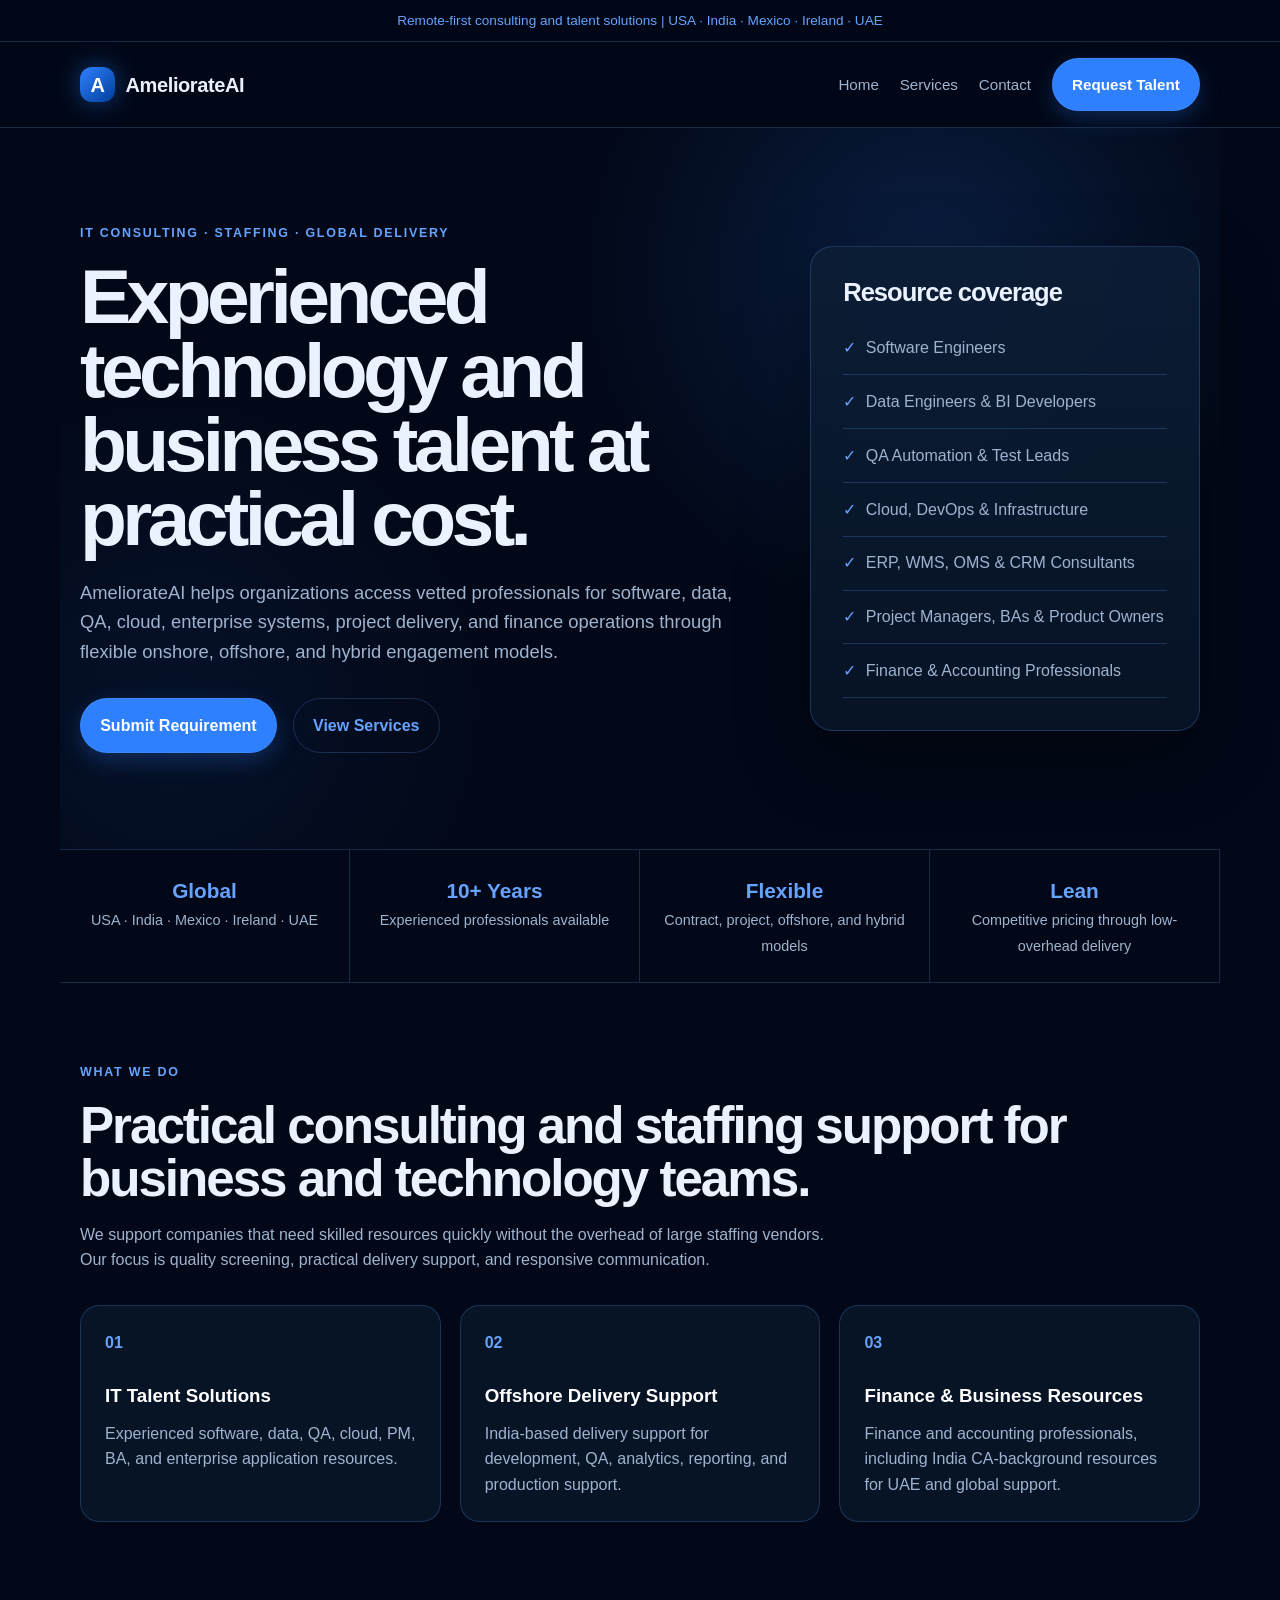
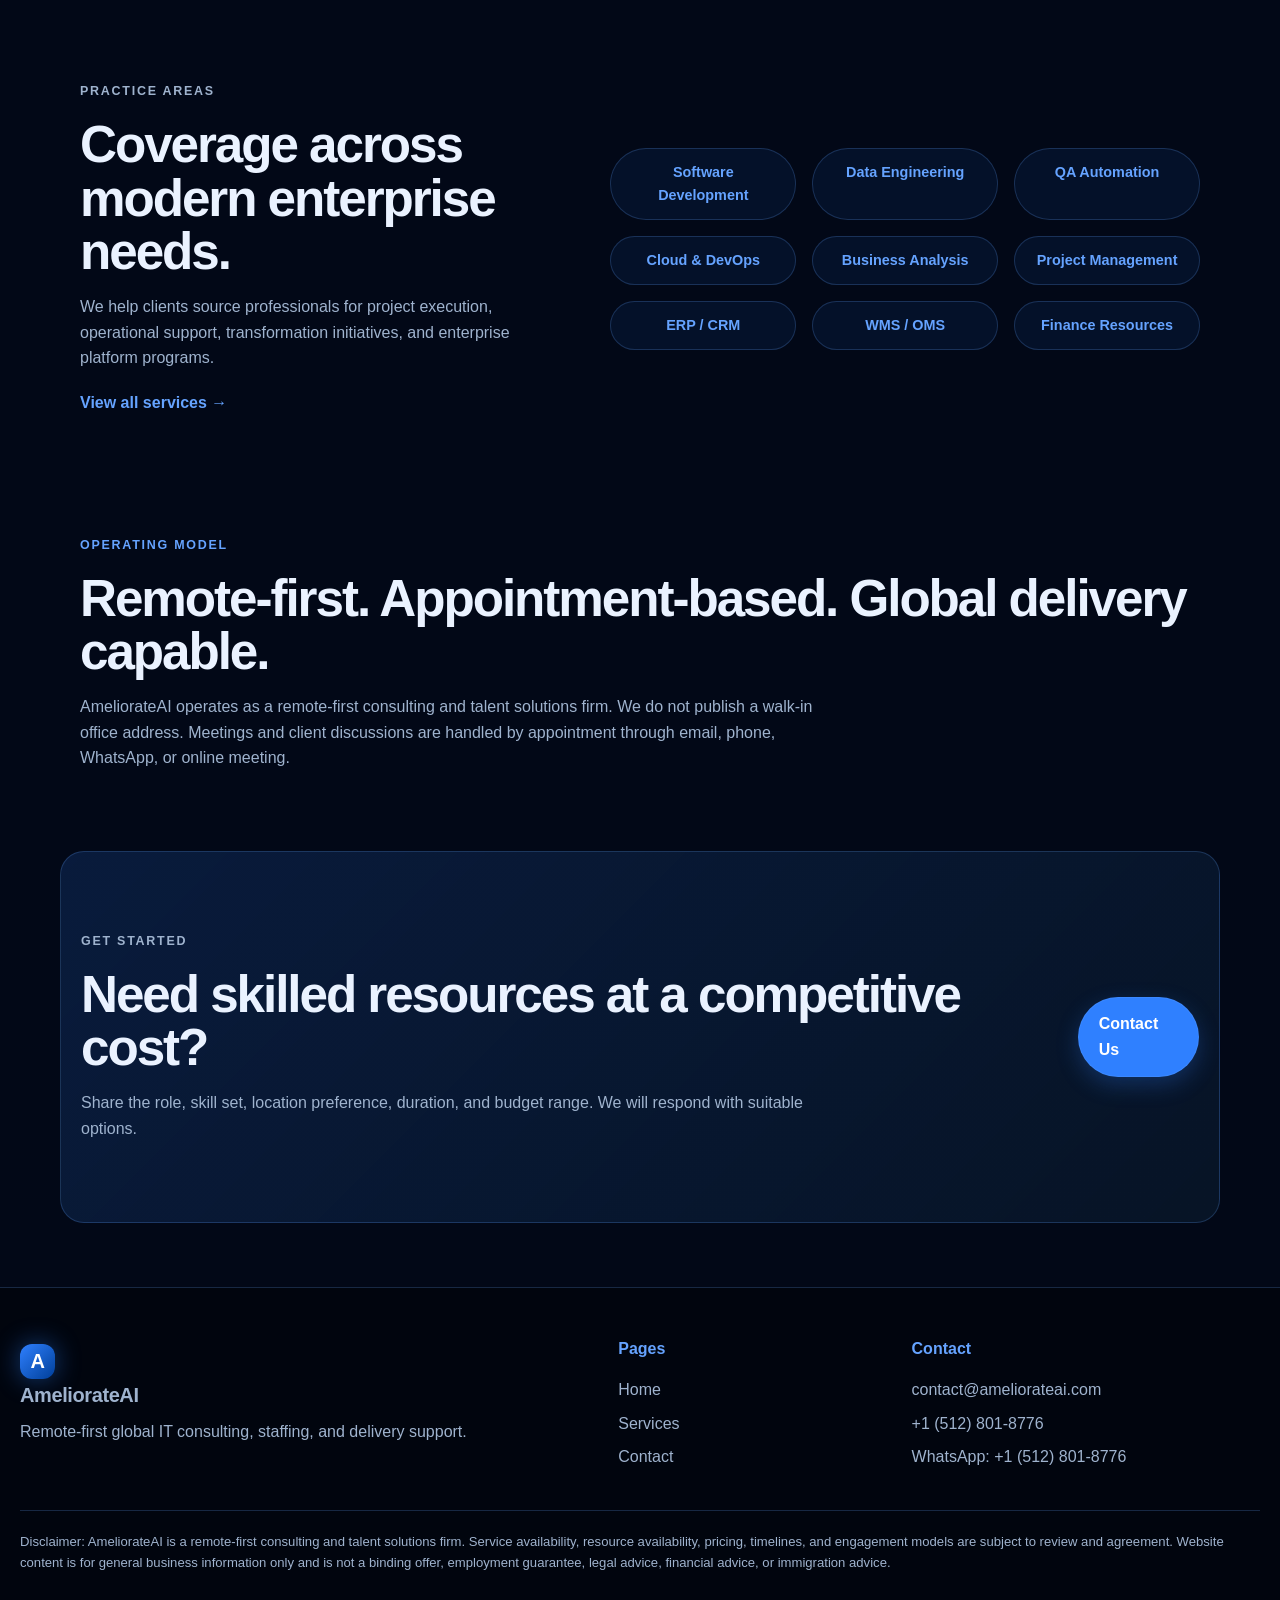
<file: index.html>
<!DOCTYPE html>
<html lang="en">
<head>
  <meta charset="UTF-8" />
  <meta name="viewport" content="width=device-width, initial-scale=1.0" />
  <meta name="description" content="AmeliorateAI is a remote-first consulting and talent solutions firm providing IT, data, QA, cloud, enterprise application, project management, and finance resources across global delivery locations." />
  <title>AmeliorateAI | Global IT Consulting & Talent Solutions</title>
  <link rel="stylesheet" href="styles.css" />
</head>
<body>
  <header class="site-header">
    <div class="top-bar">Remote-first consulting and talent solutions | USA · India · Mexico · Ireland · UAE</div>
    <nav class="navbar">
      <a class="logo" href="index.html"><span class="logo-mark">A</span><span>AmeliorateAI</span></a>
      <button class="menu-toggle" id="menuToggle" aria-label="Open menu">☰</button>
      <div class="nav-links" id="navLinks">
        <a href="index.html">Home</a>
        <a href="services.html">Services</a>
        <a href="contact.html">Contact</a>
        <a class="nav-button" href="contact.html">Request Talent</a>
      </div>
    </nav>
  </header>

  <main>
    <section class="hero">
      <div class="hero-content">
        <p class="eyebrow">IT Consulting · Staffing · Global Delivery</p>
        <h1>Experienced technology and business talent at practical cost.</h1>
        <p class="hero-text">
          AmeliorateAI helps organizations access vetted professionals for software, data, QA,
          cloud, enterprise systems, project delivery, and finance operations through flexible
          onshore, offshore, and hybrid engagement models.
        </p>
        <div class="hero-actions">
          <a class="primary-button" href="contact.html">Submit Requirement</a>
          <a class="secondary-button" href="services.html">View Services</a>
        </div>
      </div>

      <aside class="hero-card">
        <h2>Resource coverage</h2>
        <ul>
          <li>Software Engineers</li>
          <li>Data Engineers & BI Developers</li>
          <li>QA Automation & Test Leads</li>
          <li>Cloud, DevOps & Infrastructure</li>
          <li>ERP, WMS, OMS & CRM Consultants</li>
          <li>Project Managers, BAs & Product Owners</li>
          <li>Finance & Accounting Professionals</li>
        </ul>
      </aside>
    </section>

    <section class="metrics">
      <div><strong>Global</strong><span>USA · India · Mexico · Ireland · UAE</span></div>
      <div><strong>10+ Years</strong><span>Experienced professionals available</span></div>
      <div><strong>Flexible</strong><span>Contract, project, offshore, and hybrid models</span></div>
      <div><strong>Lean</strong><span>Competitive pricing through low-overhead delivery</span></div>
    </section>

    <section class="section">
      <p class="section-label">What We Do</p>
      <h2>Practical consulting and staffing support for business and technology teams.</h2>
      <p class="section-intro">
        We support companies that need skilled resources quickly without the overhead of large staffing vendors.
        Our focus is quality screening, practical delivery support, and responsive communication.
      </p>

      <div class="cards">
        <article class="card"><span class="card-icon">01</span><h3>IT Talent Solutions</h3><p>Experienced software, data, QA, cloud, PM, BA, and enterprise application resources.</p></article>
        <article class="card"><span class="card-icon">02</span><h3>Offshore Delivery Support</h3><p>India-based delivery support for development, QA, analytics, reporting, and production support.</p></article>
        <article class="card"><span class="card-icon">03</span><h3>Finance & Business Resources</h3><p>Finance and accounting professionals, including India CA-background resources for UAE and global support.</p></article>
      </div>
    </section>

    <section class="split-section">
      <div>
        <p class="section-label">Practice Areas</p>
        <h2>Coverage across modern enterprise needs.</h2>
        <p>
          We help clients source professionals for project execution, operational support,
          transformation initiatives, and enterprise platform programs.
        </p>
        <a class="text-link" href="services.html">View all services →</a>
      </div>
      <div class="practice-grid">
        <span>Software Development</span><span>Data Engineering</span><span>QA Automation</span>
        <span>Cloud & DevOps</span><span>Business Analysis</span><span>Project Management</span>
        <span>ERP / CRM</span><span>WMS / OMS</span><span>Finance Resources</span>
      </div>
    </section>

    <section class="section compact-section">
      <p class="section-label">Operating Model</p>
      <h2>Remote-first. Appointment-based. Global delivery capable.</h2>
      <p class="section-intro">
        AmeliorateAI operates as a remote-first consulting and talent solutions firm. We do not publish a walk-in
        office address. Meetings and client discussions are handled by appointment through email, phone, WhatsApp,
        or online meeting.
      </p>
    </section>

    <section class="cta">
      <div>
        <p class="section-label">Get Started</p>
        <h2>Need skilled resources at a competitive cost?</h2>
        <p>Share the role, skill set, location preference, duration, and budget range. We will respond with suitable options.</p>
      </div>
      <a class="primary-button" href="contact.html">Contact Us</a>
    </section>
  </main>

  <footer class="site-footer">
    <div><a class="logo footer-logo" href="index.html"><span class="logo-mark">A</span><span>AmeliorateAI</span></a><p>Remote-first global IT consulting, staffing, and delivery support.</p></div>
    <div><h4>Pages</h4><a href="index.html">Home</a><a href="services.html">Services</a><a href="contact.html">Contact</a></div>
    <div><h4>Contact</h4><a href="mailto:contact@ameliorateai.com">contact@ameliorateai.com</a><a href="tel:+15128018776">+1 (512) 801-8776</a><a href="https://wa.me/15128018776" target="_blank" rel="noopener">WhatsApp: +1 (512) 801-8776</a></div>
    <div class="footer-disclaimer"><p>Disclaimer: AmeliorateAI is a remote-first consulting and talent solutions firm. Service availability, resource availability, pricing, timelines, and engagement models are subject to review and agreement. Website content is for general business information only and is not a binding offer, employment guarantee, legal advice, financial advice, or immigration advice.</p></div>
  </footer>
  <script src="script.js"></script>
</body>
</html>
</file>
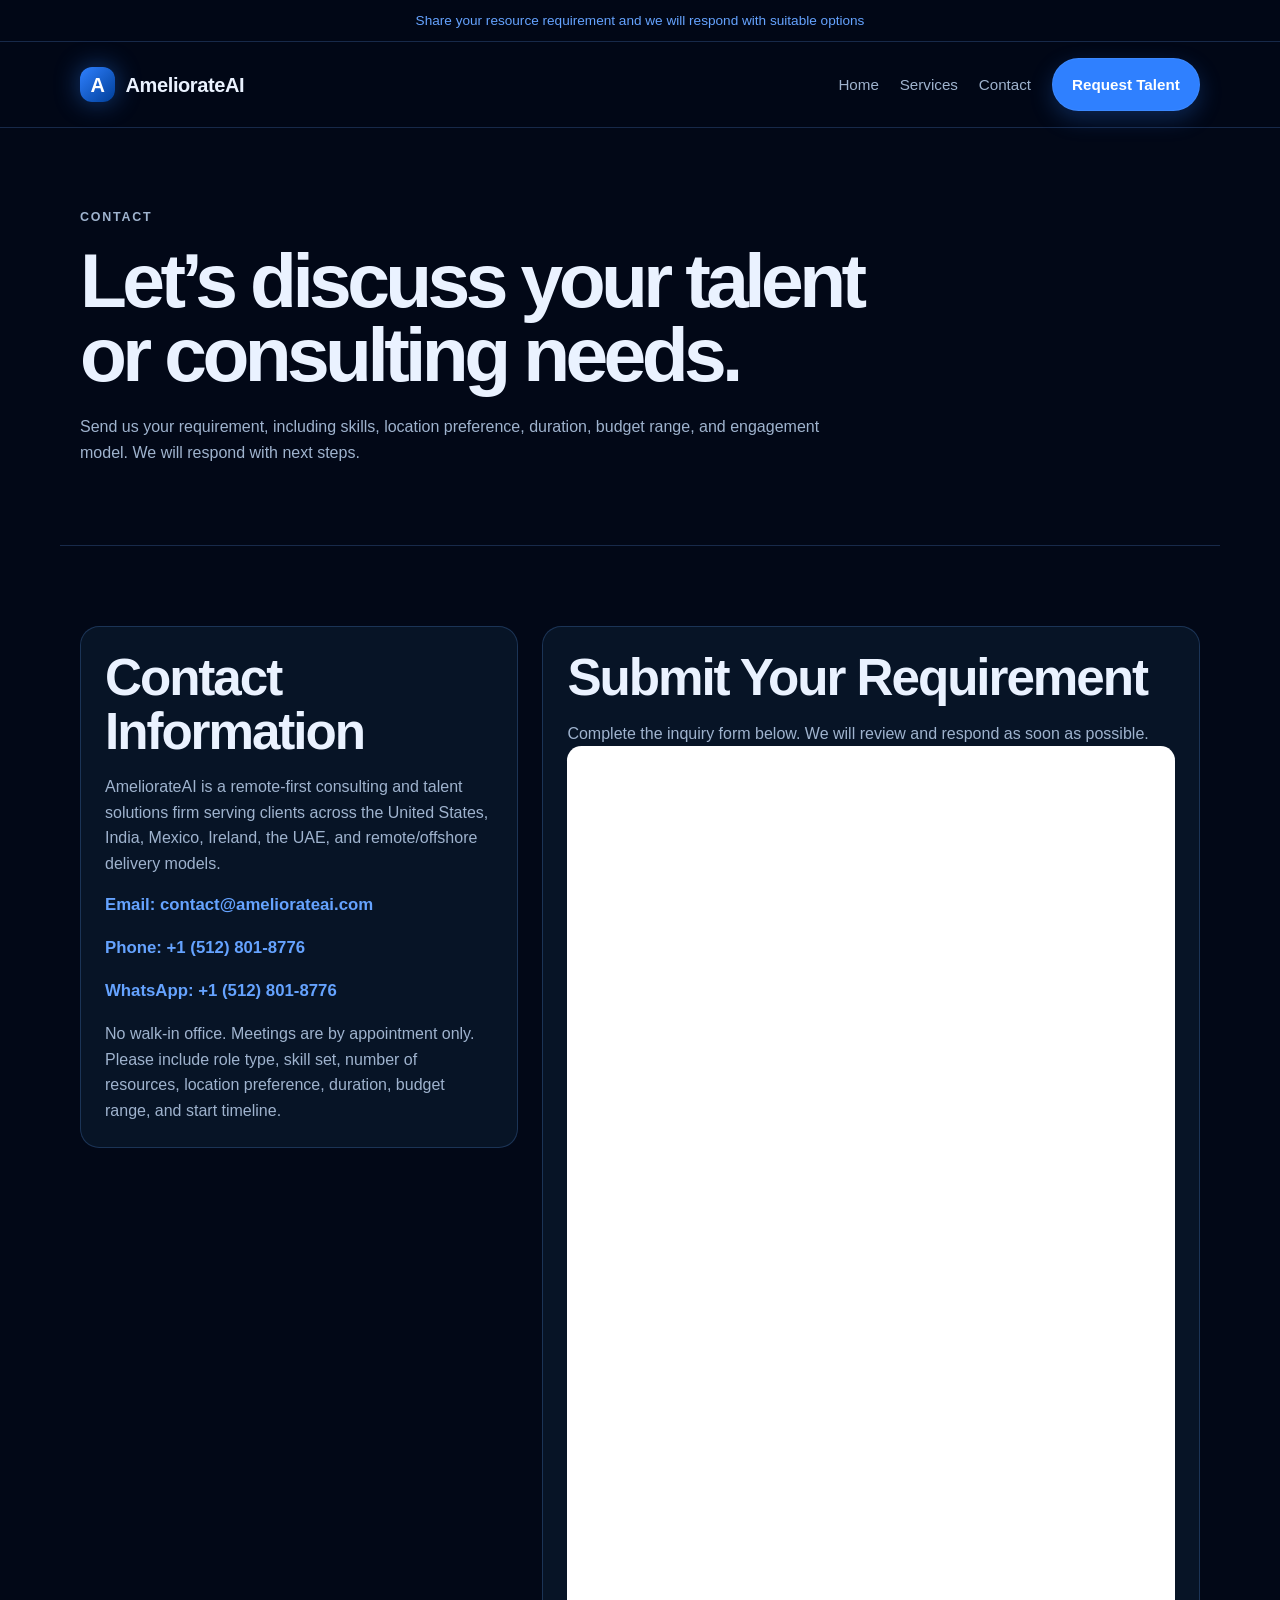
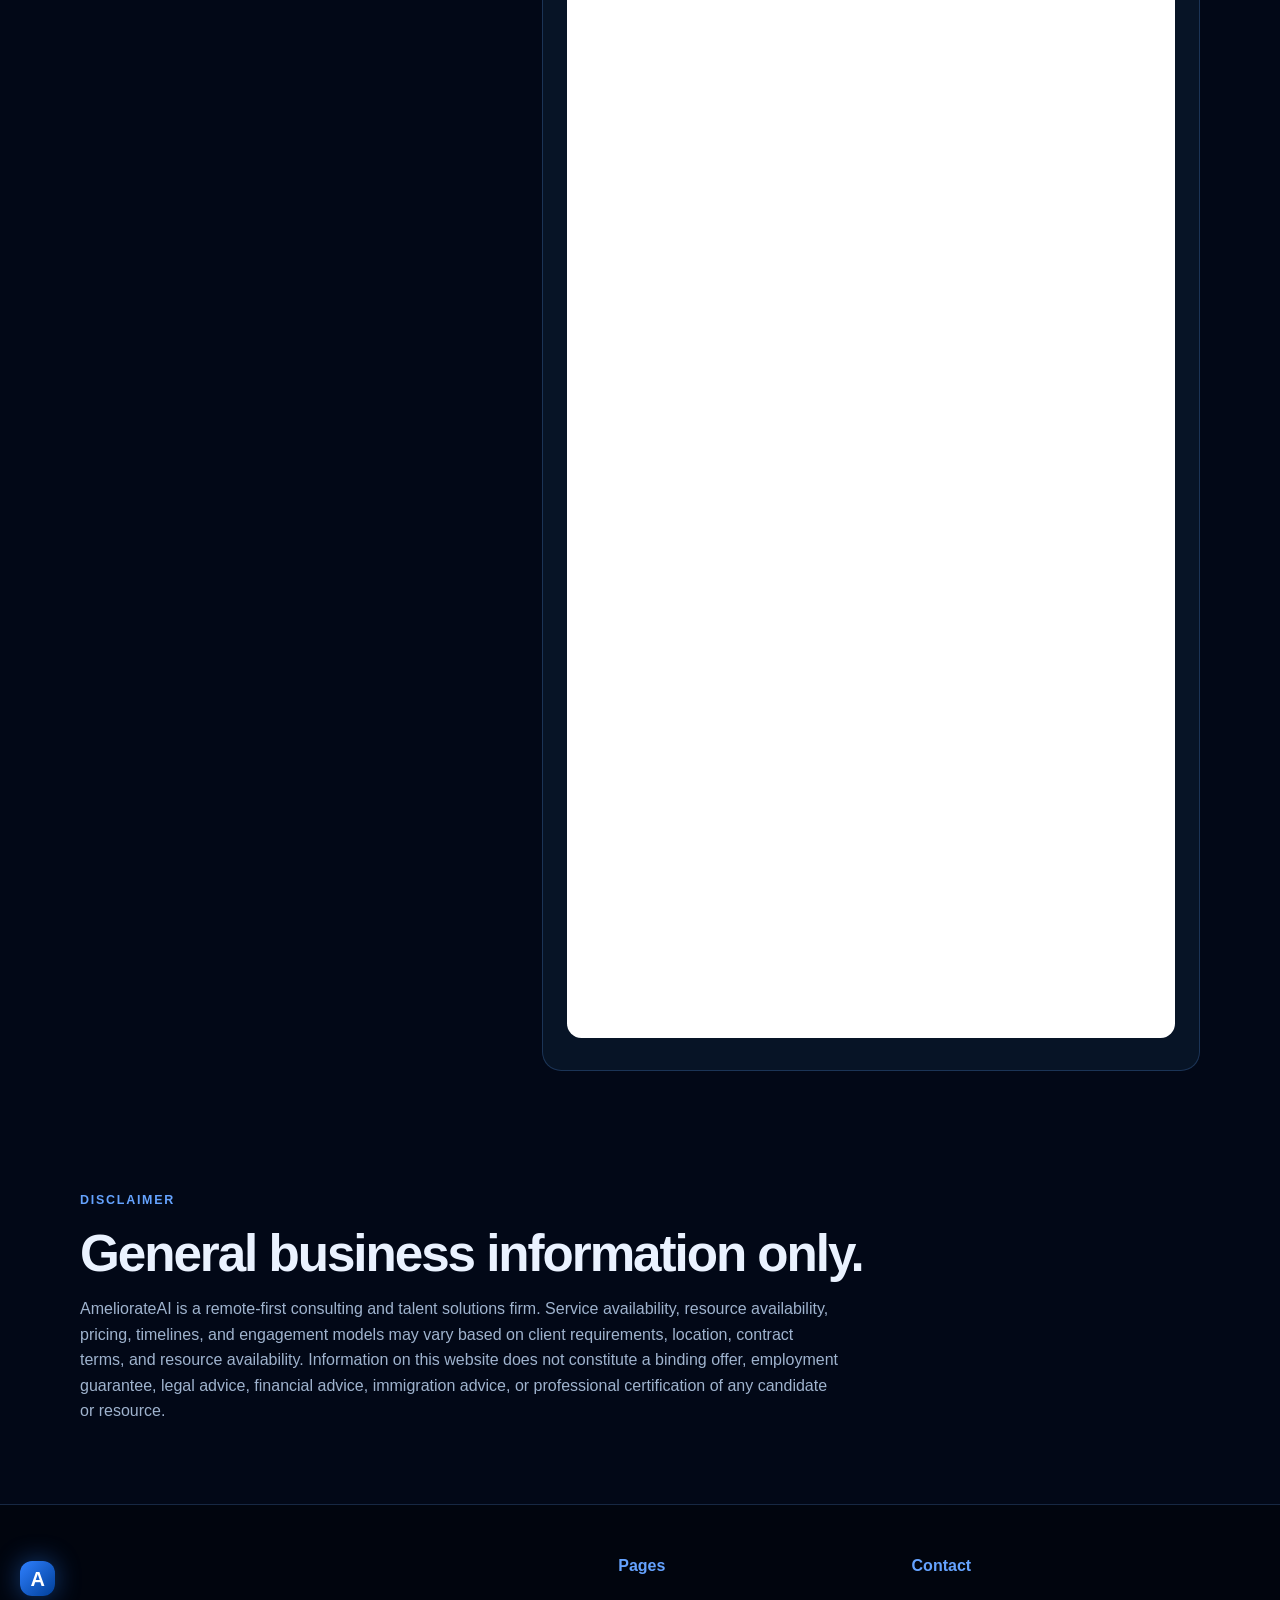
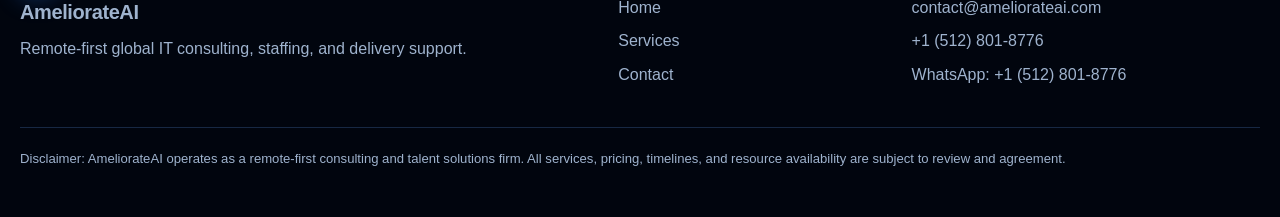
<file: contact.html>
<!DOCTYPE html>
<html lang="en">
<head>
  <meta charset="UTF-8" />
  <meta name="viewport" content="width=device-width, initial-scale=1.0" />
  <meta name="description" content="Contact AmeliorateAI for IT consulting, staffing, offshore delivery, data, QA, software, cloud, enterprise systems, and finance resource needs." />
  <title>Contact | AmeliorateAI</title>
  <link rel="stylesheet" href="styles.css" />
</head>
<body>
  <header class="site-header">
    <div class="top-bar">Share your resource requirement and we will respond with suitable options</div>
    <nav class="navbar">
      <a class="logo" href="index.html"><span class="logo-mark">A</span><span>AmeliorateAI</span></a>
      <button class="menu-toggle" id="menuToggle" aria-label="Open menu">☰</button>
      <div class="nav-links" id="navLinks">
        <a href="index.html">Home</a><a href="services.html">Services</a><a href="contact.html">Contact</a><a class="nav-button" href="contact.html">Request Talent</a>
      </div>
    </nav>
  </header>

  <main>
    <section class="page-hero">
      <p class="eyebrow">Contact</p>
      <h1>Let’s discuss your talent or consulting needs.</h1>
      <p>Send us your requirement, including skills, location preference, duration, budget range, and engagement model. We will respond with next steps.</p>
    </section>

    <section class="contact-section">
      <div class="contact-card">
        <h2>Contact Information</h2>
        <p>AmeliorateAI is a remote-first consulting and talent solutions firm serving clients across the United States, India, Mexico, Ireland, the UAE, and remote/offshore delivery models.</p>
        <a class="contact-link" href="mailto:contact@ameliorateai.com">Email: contact@ameliorateai.com</a>
        <a class="contact-link" href="tel:+15128018776">Phone: +1 (512) 801-8776</a>
        <a class="contact-link" href="https://wa.me/15128018776" target="_blank" rel="noopener">WhatsApp: +1 (512) 801-8776</a>
        <p class="small-note">No walk-in office. Meetings are by appointment only.</p>
        <p class="small-note">Please include role type, skill set, number of resources, location preference, duration, budget range, and start timeline.</p>
      </div>

      <div class="contact-form">
        <h2>Submit Your Requirement</h2>
        <p class="small-note">Complete the inquiry form below. We will review and respond as soon as possible.</p>
        <iframe
          src="https://docs.google.com/forms/d/e/1FAIpQLScGH7NGQpwtZcd7kgpcdGV7c9baAYMWZRlF-bjn0ftXaFf2qA/viewform?embedded=true"
          width="100%"
          height="1892"
          frameborder="0"
          marginheight="0"
          marginwidth="0">
          Loading…
        </iframe>
      </div>
    </section>

    <section class="section compact-section">
      <p class="section-label">Disclaimer</p>
      <h2>General business information only.</h2>
      <p class="section-intro">
        AmeliorateAI is a remote-first consulting and talent solutions firm. Service availability, resource availability,
        pricing, timelines, and engagement models may vary based on client requirements, location, contract terms,
        and resource availability. Information on this website does not constitute a binding offer, employment guarantee,
        legal advice, financial advice, immigration advice, or professional certification of any candidate or resource.
      </p>
    </section>
  </main>

  <footer class="site-footer">
    <div><a class="logo footer-logo" href="index.html"><span class="logo-mark">A</span><span>AmeliorateAI</span></a><p>Remote-first global IT consulting, staffing, and delivery support.</p></div>
    <div><h4>Pages</h4><a href="index.html">Home</a><a href="services.html">Services</a><a href="contact.html">Contact</a></div>
    <div><h4>Contact</h4><a href="mailto:contact@ameliorateai.com">contact@ameliorateai.com</a><a href="tel:+15128018776">+1 (512) 801-8776</a><a href="https://wa.me/15128018776" target="_blank" rel="noopener">WhatsApp: +1 (512) 801-8776</a></div>
    <div class="footer-disclaimer"><p>Disclaimer: AmeliorateAI operates as a remote-first consulting and talent solutions firm. All services, pricing, timelines, and resource availability are subject to review and agreement.</p></div>
  </footer>
  <script src="script.js"></script>
</body>
</html>
</file>
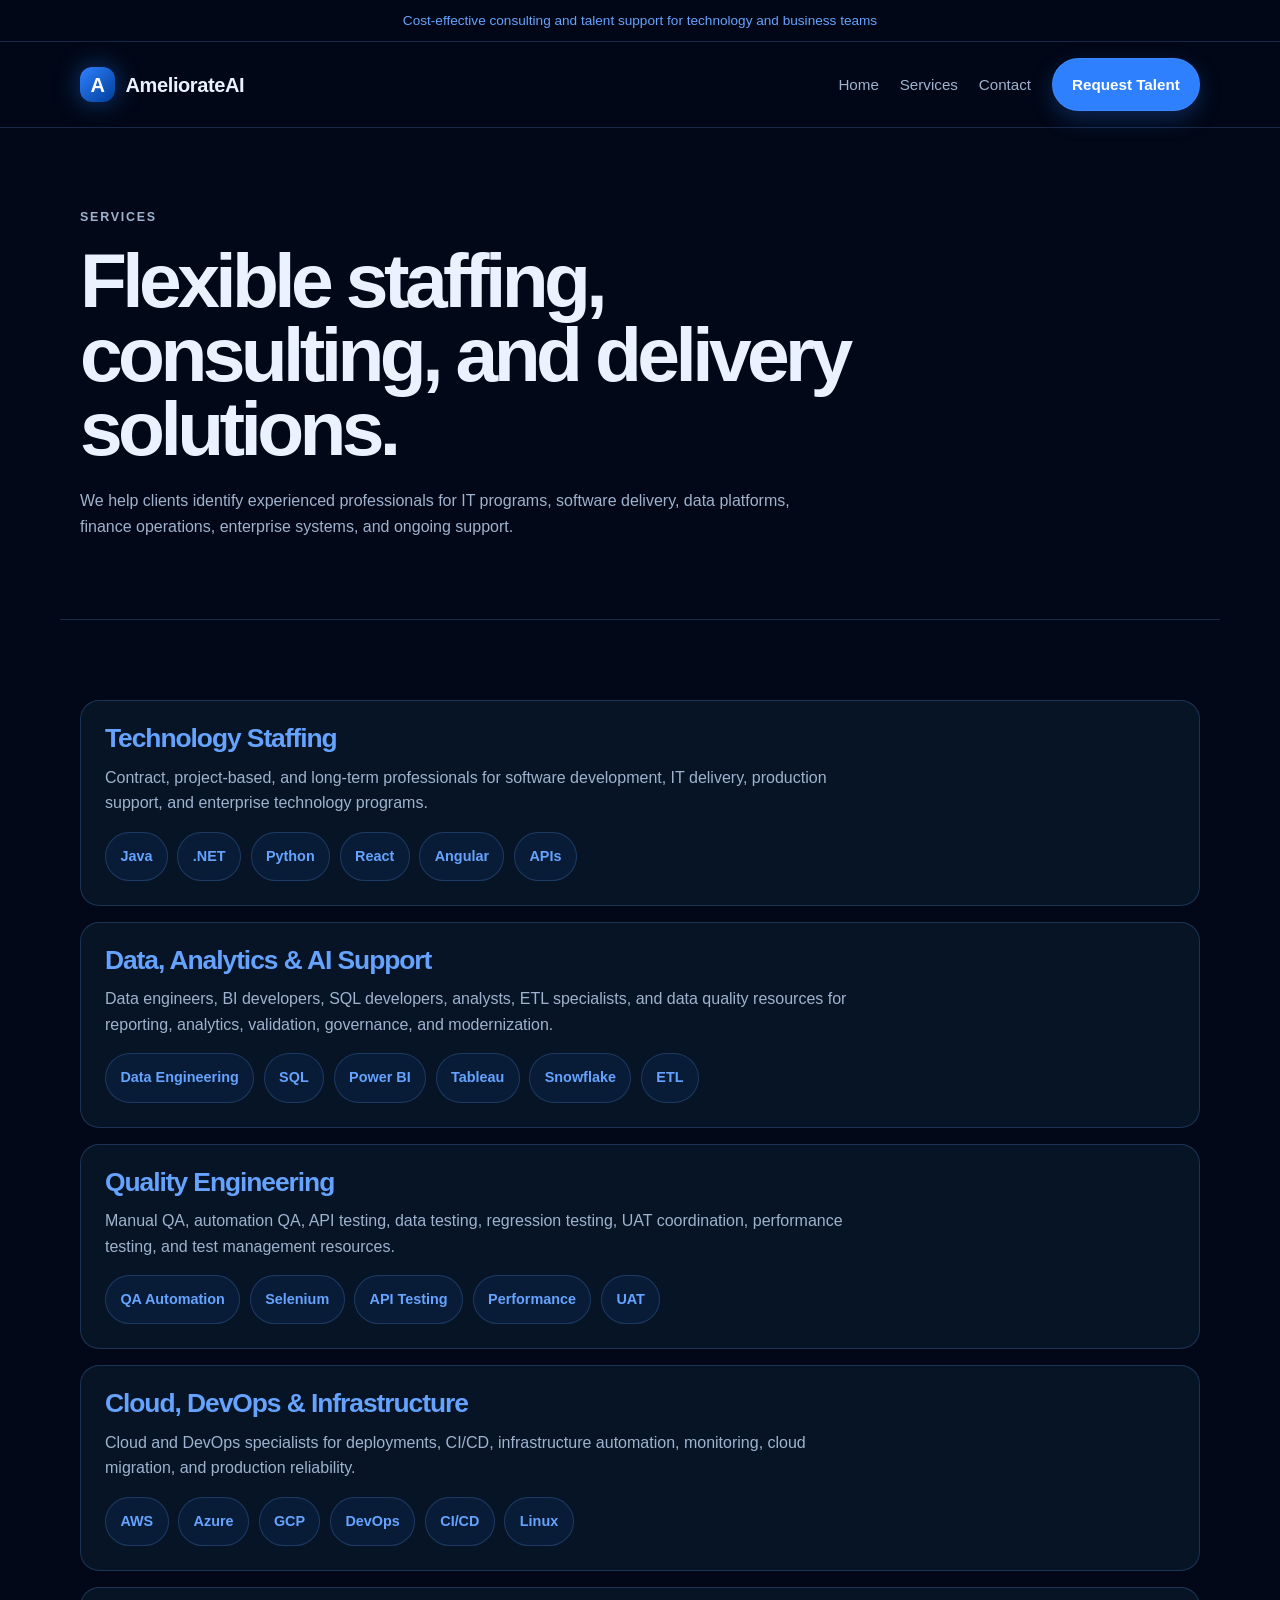
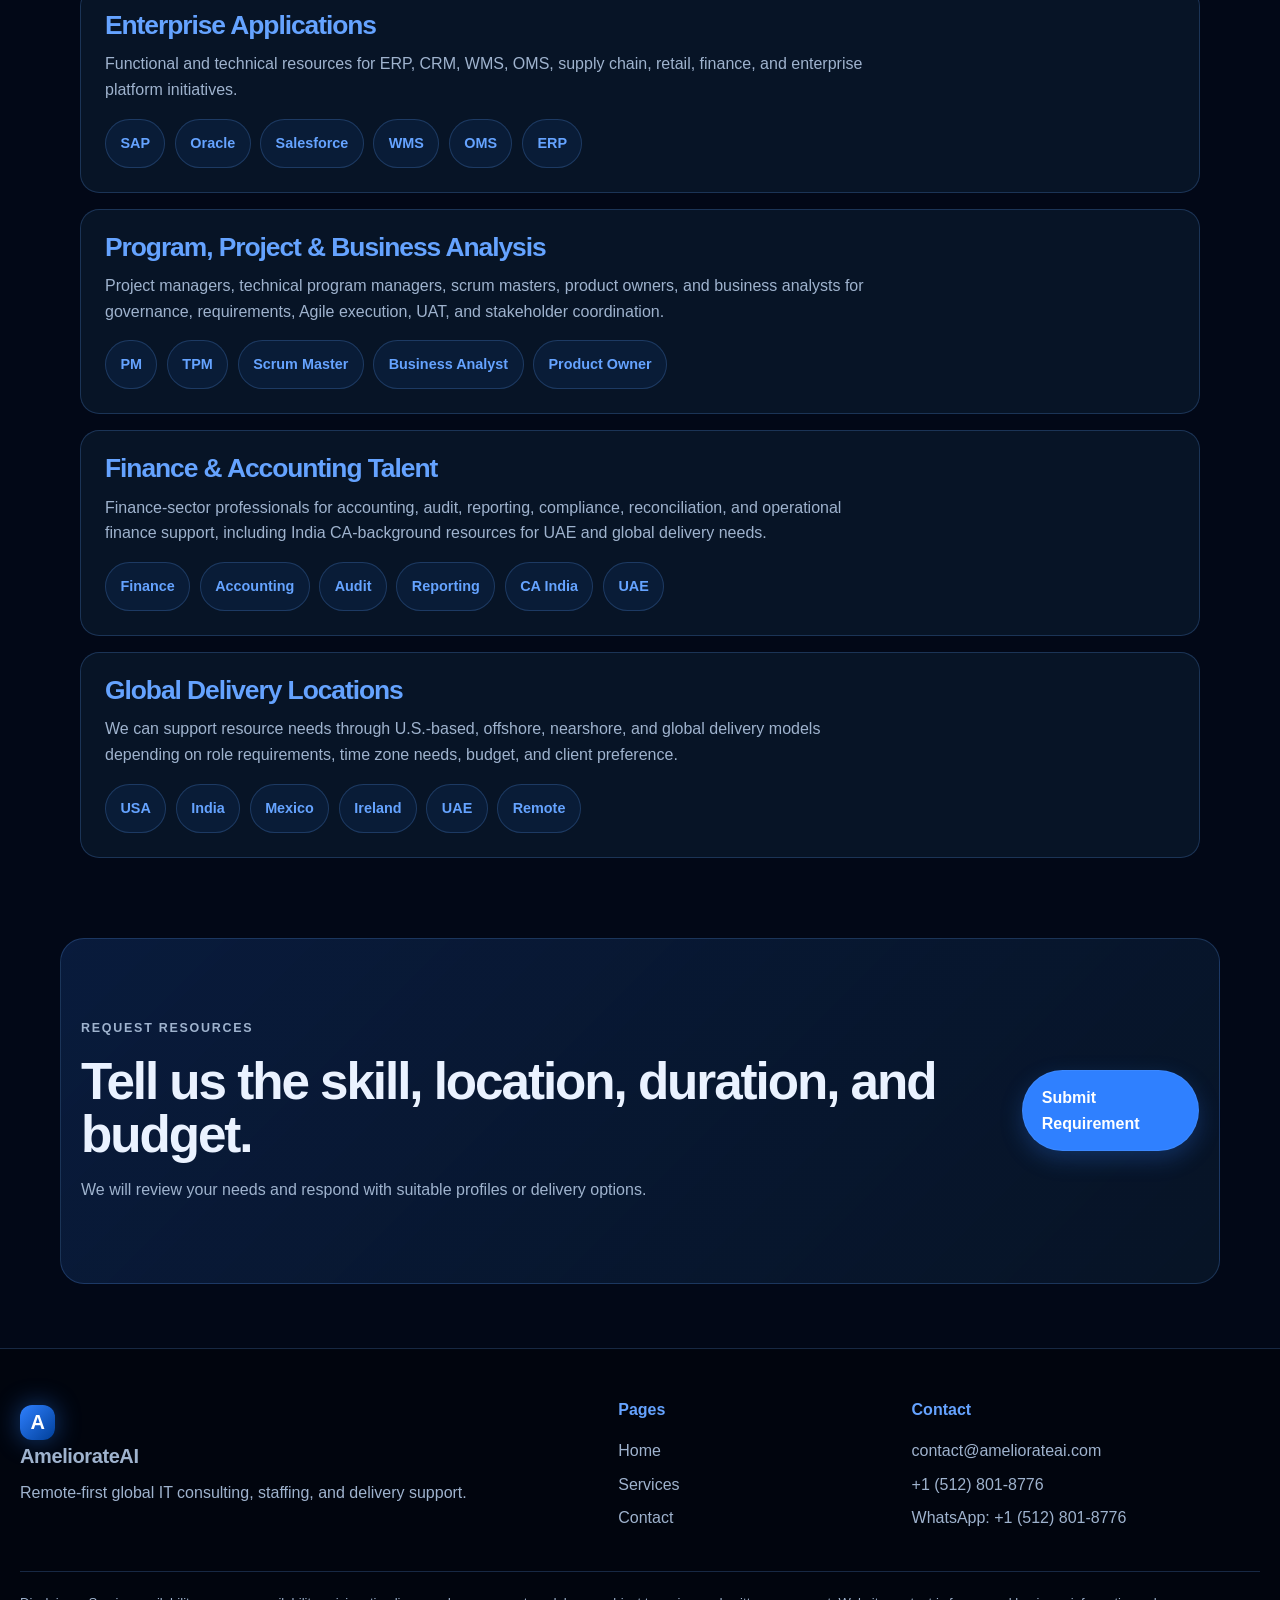
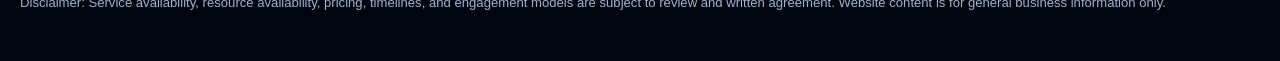
<file: services.html>
<!DOCTYPE html>
<html lang="en">
<head>
  <meta charset="UTF-8" />
  <meta name="viewport" content="width=device-width, initial-scale=1.0" />
  <meta name="description" content="AmeliorateAI provides IT staffing, offshore delivery, software development, data engineering, QA automation, cloud, enterprise systems, project management, and finance professionals." />
  <title>Services | AmeliorateAI</title>
  <link rel="stylesheet" href="styles.css" />
</head>
<body>
  <header class="site-header">
    <div class="top-bar">Cost-effective consulting and talent support for technology and business teams</div>
    <nav class="navbar">
      <a class="logo" href="index.html"><span class="logo-mark">A</span><span>AmeliorateAI</span></a>
      <button class="menu-toggle" id="menuToggle" aria-label="Open menu">☰</button>
      <div class="nav-links" id="navLinks">
        <a href="index.html">Home</a><a href="services.html">Services</a><a href="contact.html">Contact</a><a class="nav-button" href="contact.html">Request Talent</a>
      </div>
    </nav>
  </header>

  <main>
    <section class="page-hero">
      <p class="eyebrow">Services</p>
      <h1>Flexible staffing, consulting, and delivery solutions.</h1>
      <p>We help clients identify experienced professionals for IT programs, software delivery, data platforms, finance operations, enterprise systems, and ongoing support.</p>
    </section>

    <section class="section">
      <div class="service-list">
        <article class="service-item"><h2>Technology Staffing</h2><p>Contract, project-based, and long-term professionals for software development, IT delivery, production support, and enterprise technology programs.</p><div class="tags"><span>Java</span><span>.NET</span><span>Python</span><span>React</span><span>Angular</span><span>APIs</span></div></article>
        <article class="service-item"><h2>Data, Analytics & AI Support</h2><p>Data engineers, BI developers, SQL developers, analysts, ETL specialists, and data quality resources for reporting, analytics, validation, governance, and modernization.</p><div class="tags"><span>Data Engineering</span><span>SQL</span><span>Power BI</span><span>Tableau</span><span>Snowflake</span><span>ETL</span></div></article>
        <article class="service-item"><h2>Quality Engineering</h2><p>Manual QA, automation QA, API testing, data testing, regression testing, UAT coordination, performance testing, and test management resources.</p><div class="tags"><span>QA Automation</span><span>Selenium</span><span>API Testing</span><span>Performance</span><span>UAT</span></div></article>
        <article class="service-item"><h2>Cloud, DevOps & Infrastructure</h2><p>Cloud and DevOps specialists for deployments, CI/CD, infrastructure automation, monitoring, cloud migration, and production reliability.</p><div class="tags"><span>AWS</span><span>Azure</span><span>GCP</span><span>DevOps</span><span>CI/CD</span><span>Linux</span></div></article>
        <article class="service-item"><h2>Enterprise Applications</h2><p>Functional and technical resources for ERP, CRM, WMS, OMS, supply chain, retail, finance, and enterprise platform initiatives.</p><div class="tags"><span>SAP</span><span>Oracle</span><span>Salesforce</span><span>WMS</span><span>OMS</span><span>ERP</span></div></article>
        <article class="service-item"><h2>Program, Project & Business Analysis</h2><p>Project managers, technical program managers, scrum masters, product owners, and business analysts for governance, requirements, Agile execution, UAT, and stakeholder coordination.</p><div class="tags"><span>PM</span><span>TPM</span><span>Scrum Master</span><span>Business Analyst</span><span>Product Owner</span></div></article>
        <article class="service-item"><h2>Finance & Accounting Talent</h2><p>Finance-sector professionals for accounting, audit, reporting, compliance, reconciliation, and operational finance support, including India CA-background resources for UAE and global delivery needs.</p><div class="tags"><span>Finance</span><span>Accounting</span><span>Audit</span><span>Reporting</span><span>CA India</span><span>UAE</span></div></article>
        <article class="service-item"><h2>Global Delivery Locations</h2><p>We can support resource needs through U.S.-based, offshore, nearshore, and global delivery models depending on role requirements, time zone needs, budget, and client preference.</p><div class="tags"><span>USA</span><span>India</span><span>Mexico</span><span>Ireland</span><span>UAE</span><span>Remote</span></div></article>
      </div>
    </section>

    <section class="cta"><div><p class="section-label">Request Resources</p><h2>Tell us the skill, location, duration, and budget.</h2><p>We will review your needs and respond with suitable profiles or delivery options.</p></div><a class="primary-button" href="contact.html">Submit Requirement</a></section>
  </main>

  <footer class="site-footer">
    <div><a class="logo footer-logo" href="index.html"><span class="logo-mark">A</span><span>AmeliorateAI</span></a><p>Remote-first global IT consulting, staffing, and delivery support.</p></div>
    <div><h4>Pages</h4><a href="index.html">Home</a><a href="services.html">Services</a><a href="contact.html">Contact</a></div>
    <div><h4>Contact</h4><a href="mailto:contact@ameliorateai.com">contact@ameliorateai.com</a><a href="tel:+15128018776">+1 (512) 801-8776</a><a href="https://wa.me/15128018776" target="_blank" rel="noopener">WhatsApp: +1 (512) 801-8776</a></div>
    <div class="footer-disclaimer"><p>Disclaimer: Service availability, resource availability, pricing, timelines, and engagement models are subject to review and written agreement. Website content is for general business information only.</p></div>
  </footer>
  <script src="script.js"></script>
</body>
</html>
</file>
<file: styles.css>
*{box-sizing:border-box;margin:0;padding:0}
:root{--bg:#020817;--panel:#071426;--blue:#2f80ff;--blue-light:#65a3ff;--text:#eaf2ff;--muted:#9fb3ce;--border:rgba(101,163,255,.22);--white:#fff}
body{font-family:Arial,Helvetica,sans-serif;background:var(--bg);color:var(--text);line-height:1.6}
a{color:inherit;text-decoration:none}
.site-header{position:sticky;top:0;z-index:20;background:rgba(2,8,23,.94);backdrop-filter:blur(12px);border-bottom:1px solid var(--border)}
.top-bar{text-align:center;font-size:.85rem;color:var(--blue-light);padding:.6rem;border-bottom:1px solid var(--border)}
.navbar{max-width:1160px;margin:auto;padding:1rem 1.25rem;display:flex;align-items:center;justify-content:space-between}
.logo{display:inline-flex;align-items:center;gap:.65rem;font-size:1.25rem;font-weight:800;letter-spacing:-.02em}
.logo-mark{width:2.2rem;height:2.2rem;display:grid;place-items:center;border-radius:.75rem;background:linear-gradient(135deg,var(--blue),#003f99);color:var(--white);box-shadow:0 0 26px rgba(47,128,255,.45)}
.nav-links{display:flex;align-items:center;gap:1.3rem;color:var(--muted);font-size:.95rem}
.nav-links a:hover{color:var(--blue-light)}
.nav-button,.primary-button,.secondary-button{border-radius:999px;padding:.85rem 1.2rem;font-weight:700;display:inline-flex;align-items:center;justify-content:center;border:1px solid var(--border);cursor:pointer}
.nav-button,.primary-button{background:var(--blue);color:var(--white);box-shadow:0 8px 22px rgba(47,128,255,.25)}
.secondary-button{background:transparent;color:var(--blue-light)}
.menu-toggle{display:none;background:transparent;color:var(--text);border:1px solid var(--border);border-radius:.6rem;padding:.4rem .7rem;font-size:1.35rem}
.hero{max-width:1160px;margin:auto;min-height:78vh;padding:6rem 1.25rem;display:grid;grid-template-columns:minmax(0,1.4fr) minmax(280px,.8fr);gap:3rem;align-items:center;background:radial-gradient(circle at 75% 20%,rgba(47,128,255,.18),transparent 34%),radial-gradient(circle at 10% 80%,rgba(47,128,255,.08),transparent 28%)}
.eyebrow,.section-label{color:var(--blue-light);font-weight:800;letter-spacing:.14em;text-transform:uppercase;font-size:.78rem;margin-bottom:1rem}
h1{font-size:clamp(2.6rem,6vw,5.4rem);line-height:.96;letter-spacing:-.06em;max-width:850px}
h2{font-size:clamp(2rem,4vw,3.4rem);line-height:1.04;letter-spacing:-.04em;margin-bottom:1rem}
h3{color:var(--white);margin-bottom:.6rem}
.hero-text,.section-intro,.page-hero p,.split-section p,.cta p,.service-item p,.contact-card p{color:var(--muted);max-width:760px}
.hero-text{font-size:1.15rem;margin:1.4rem 0 2rem}
.hero-actions{display:flex;gap:1rem;flex-wrap:wrap}
.hero-card{background:linear-gradient(180deg,rgba(12,29,53,.95),rgba(7,20,38,.95));border:1px solid var(--border);border-radius:1.4rem;padding:2rem;box-shadow:0 24px 70px rgba(0,0,0,.35)}
.hero-card h2{font-size:1.6rem}.hero-card ul{list-style:none;margin-top:1rem}.hero-card li{padding:.85rem 0;color:var(--muted);border-bottom:1px solid var(--border)}.hero-card li:before{content:"✓";color:var(--blue-light);margin-right:.6rem}
.metrics{border-top:1px solid var(--border);border-bottom:1px solid var(--border);display:grid;grid-template-columns:repeat(4,1fr);max-width:1160px;margin:auto}
.metrics div{padding:1.5rem;text-align:center;border-right:1px solid var(--border)}.metrics strong{display:block;color:var(--blue-light);font-size:1.3rem}.metrics span{color:var(--muted);font-size:.9rem}
.section,.page-hero,.split-section,.cta,.contact-section{max-width:1160px;margin:auto;padding:5rem 1.25rem}.compact-section{padding-top:2.5rem}
.cards{margin-top:2rem;display:grid;grid-template-columns:repeat(3,1fr);gap:1.2rem}
.card,.service-item,.contact-card,.contact-form{background:var(--panel);border:1px solid var(--border);border-radius:1.2rem;padding:1.5rem}
.card-icon{color:var(--blue-light);font-weight:900;margin-bottom:1.6rem;display:block}.card p,.site-footer p,.small-note{color:var(--muted)}
.split-section{display:grid;grid-template-columns:.9fr 1.1fr;gap:3rem;align-items:center}
.practice-grid{display:grid;grid-template-columns:repeat(3,1fr);gap:1rem}
.practice-grid span,.tags span{border:1px solid var(--border);background:rgba(47,128,255,.08);color:var(--blue-light);border-radius:999px;padding:.75rem .9rem;text-align:center;font-weight:700;font-size:.9rem}
.text-link{display:inline-block;margin-top:1.2rem;color:var(--blue-light);font-weight:800}
.cta{background:linear-gradient(135deg,rgba(47,128,255,.16),rgba(7,20,38,1));border:1px solid var(--border);border-radius:1.5rem;margin-bottom:4rem;display:flex;justify-content:space-between;gap:2rem;align-items:center}
.page-hero{text-align:left;border-bottom:1px solid var(--border)}.page-hero h1{margin-bottom:1.4rem}
.service-list{display:grid;gap:1rem}.service-item h2{color:var(--blue-light);font-size:1.65rem;margin-bottom:.75rem}.tags{display:flex;flex-wrap:wrap;gap:.6rem;margin-top:1rem}
.contact-section{display:grid;grid-template-columns:.8fr 1.2fr;gap:1.5rem;align-items:start}
.contact-link{color:var(--blue-light);font-size:1.05rem;font-weight:800;display:block;margin:1rem 0}
.contact-form iframe{width:100%;border-radius:.9rem;background:#fff}
.site-footer{border-top:1px solid var(--border);background:#01050e;padding:3rem 1.25rem;display:grid;grid-template-columns:1.3fr .6fr .8fr;gap:2rem}
.site-footer h4{color:var(--blue-light);margin-bottom:1rem}.site-footer a{display:block;color:var(--muted);margin:.5rem 0}.footer-logo{margin-bottom:1rem}
.footer-disclaimer{grid-column:1/-1;border-top:1px solid var(--border);padding-top:1.25rem;font-size:.82rem}
@media(max-width:820px){.menu-toggle{display:block}.nav-links{position:absolute;top:100%;left:0;right:0;background:var(--panel);border-bottom:1px solid var(--border);padding:1rem;display:none;flex-direction:column;align-items:stretch}.nav-links.active{display:flex}.hero,.split-section,.contact-section,.site-footer{grid-template-columns:1fr}.metrics,.cards{grid-template-columns:1fr}.practice-grid{grid-template-columns:1fr 1fr}.cta{flex-direction:column;align-items:flex-start}.hero{padding-top:4rem}}
@media(max-width:520px){.practice-grid{grid-template-columns:1fr}.hero-actions{flex-direction:column}.primary-button,.secondary-button{width:100%}.contact-form iframe{height:2100px}}
</file>
